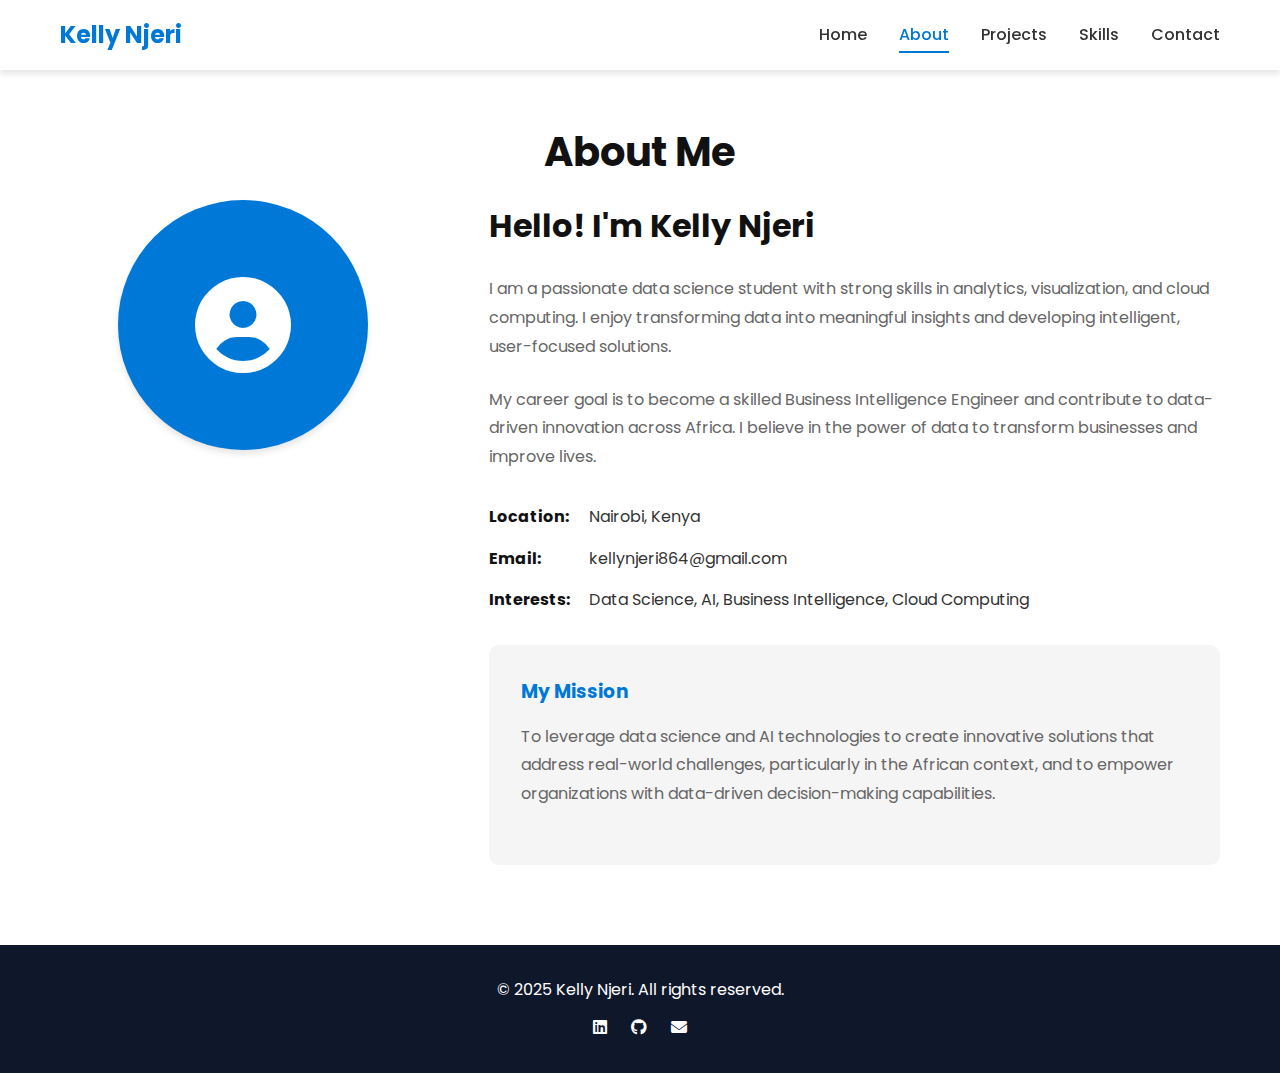
<file: about.html>
<!DOCTYPE html>
<html lang="en">
<head>
    <meta charset="UTF-8">
    <meta name="viewport" content="width=device-width, initial-scale=1.0">
    <title>About Me - Kelly Njeri</title>
    <link rel="stylesheet" href="css/style.css">
    <link href="https://fonts.googleapis.com/css2?family=Poppins:wght@300;400;500;600;700&display=swap" rel="stylesheet">
    <link rel="stylesheet" href="https://cdnjs.cloudflare.com/ajax/libs/font-awesome/6.4.0/css/all.min.css">
</head>
<body>
    <!-- Navigation -->
    <nav class="navbar">
        <div class="nav-container">
            <div class="nav-logo">
                <a href="index.html">Kelly Njeri</a>
            </div>
            <div class="nav-menu" id="nav-menu">
                <a href="index.html" class="nav-link">Home</a>
                <a href="about.html" class="nav-link active">About</a>
                <a href="projects.html" class="nav-link">Projects</a>
                <a href="skills.html" class="nav-link">Skills</a>
                <a href="contact.html" class="nav-link">Contact</a>
            </div>
            <div class="nav-toggle" id="nav-toggle">
                <span class="bar"></span>
                <span class="bar"></span>
                <span class="bar"></span>
            </div>
        </div>
    </nav>

    <!-- About Section -->
    <section class="about-section">
        <div class="container">
            <h1 class="section-title">About Me</h1>
            <div class="about-content">
                <div class="about-image">
                    <div class="profile-image-large">
                        <i class="fas fa-user-circle"></i>
                    </div>
                </div>
                <div class="about-text">
                    <h2>Hello! I'm Kelly Njeri</h2>
                    <p>
                        I am a passionate data science student with strong skills in analytics, visualization, and cloud computing. 
                        I enjoy transforming data into meaningful insights and developing intelligent, user-focused solutions.
                    </p>
                    <p>
                        My career goal is to become a skilled Business Intelligence Engineer and contribute to data-driven 
                        innovation across Africa. I believe in the power of data to transform businesses and improve lives.
                    </p>
                    
                    <div class="personal-info">
                        <div class="info-item">
                            <strong>Location:</strong>
                            <span>Nairobi, Kenya</span>
                        </div>
                        <div class="info-item">
                            <strong>Email:</strong>
                            <span>kellynjeri864@gmail.com</span>
                        </div>
                        <div class="info-item">
                            <strong>Interests:</strong>
                            <span>Data Science, AI, Business Intelligence, Cloud Computing</span>
                        </div>
                    </div>
                    
                    <div class="mission">
                        <h3>My Mission</h3>
                        <p>
                            To leverage data science and AI technologies to create innovative solutions that address 
                            real-world challenges, particularly in the African context, and to empower organizations 
                            with data-driven decision-making capabilities.
                        </p>
                    </div>
                </div>
            </div>
        </div>
    </section>

    <!-- Footer -->
    <footer class="footer">
        <div class="container">
            <div class="footer-content">
                <p>&copy; 2025 Kelly Njeri. All rights reserved.</p>
                <div class="social-links">
                    <a href="https://linkedin.com/in/kelly-njeri-dsa/" target="_blank"><i class="fab fa-linkedin"></i></a>
                    <a href="https://github.com/KellyNjeri" target="_blank"><i class="fab fa-github"></i></a>
                    <a href="mailto:kellynjeri864@gmail.com"><i class="fas fa-envelope"></i></a>
                </div>
            </div>
        </div>
    </footer>

    <script src="js/script.js"></script>
</body>
</html>
</file>
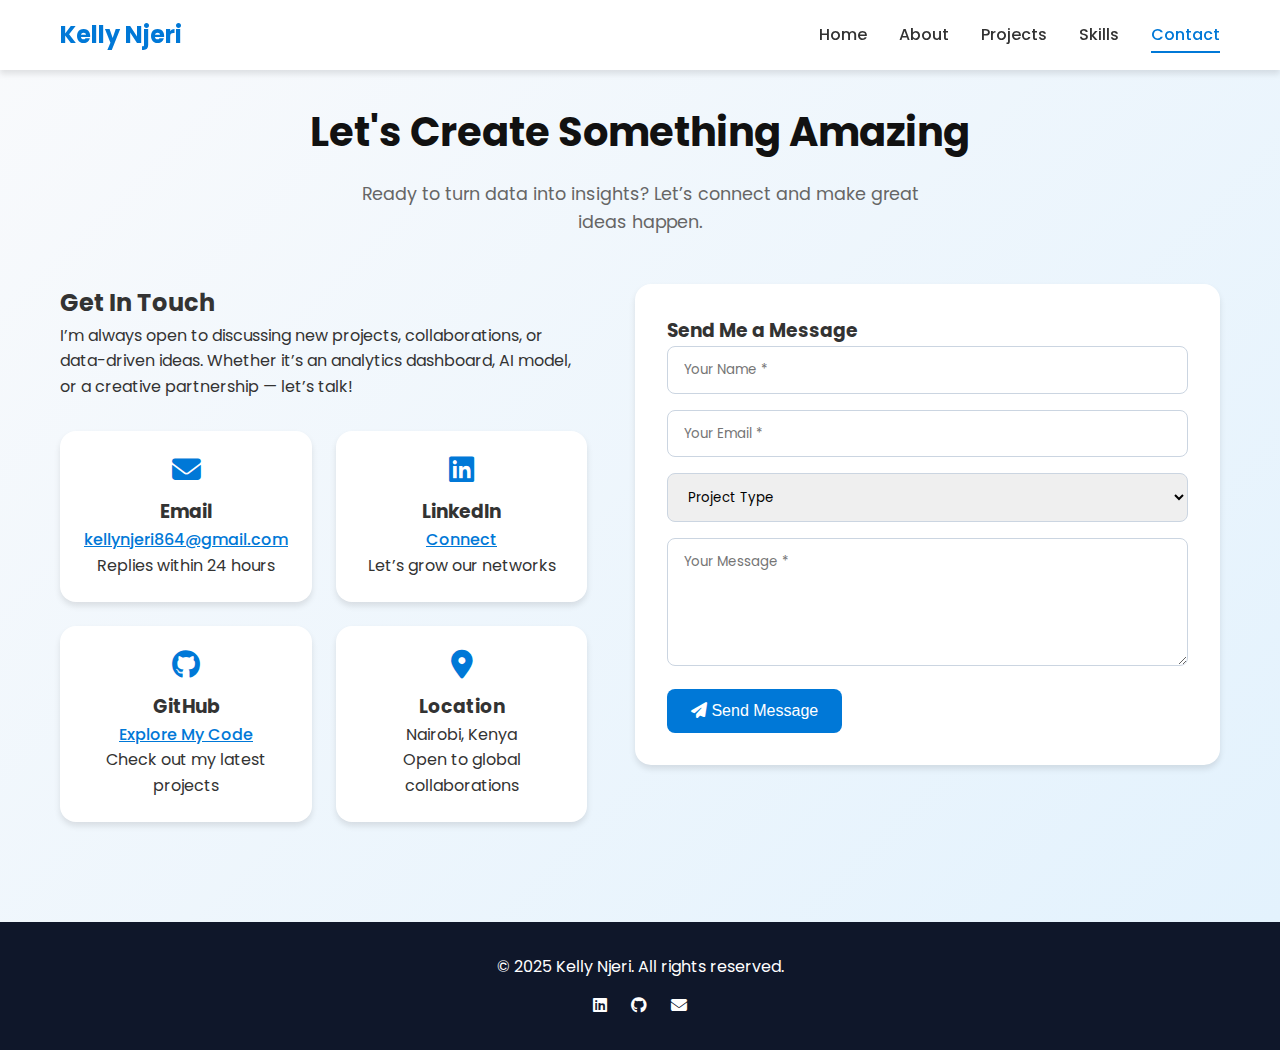
<file: contact.html>
<!DOCTYPE html>
<html lang="en">
<head>
  <meta charset="UTF-8" />
  <meta name="viewport" content="width=device-width, initial-scale=1.0" />
  <title>Contact - Kelly Njeri</title>
  <link rel="stylesheet" href="css/style.css" />
  <link href="https://fonts.googleapis.com/css2?family=Poppins:wght@300;400;500;600;700&display=swap" rel="stylesheet" />
  <link rel="stylesheet" href="https://cdnjs.cloudflare.com/ajax/libs/font-awesome/6.4.0/css/all.min.css" />
</head>
<body>
  <!-- Navigation -->
  <nav class="navbar">
    <div class="nav-container">
      <div class="nav-logo"><a href="index.html">Kelly Njeri</a></div>
      <div class="nav-menu" id="nav-menu">
        <a href="index.html" class="nav-link">Home</a>
        <a href="about.html" class="nav-link">About</a>
        <a href="projects.html" class="nav-link">Projects</a>
        <a href="skills.html" class="nav-link">Skills</a>
        <a href="contact.html" class="nav-link active">Contact</a>
      </div>
      <div class="nav-toggle" id="nav-toggle">
        <span class="bar"></span><span class="bar"></span><span class="bar"></span>
      </div>
    </div>
  </nav>

  <!-- Contact Section -->
  <section class="contact-section">
    <div class="container">
      <h1 class="section-title">Let's Create Something Amazing</h1>
      <p class="section-subtitle">
        Ready to turn data into insights? Let’s connect and make great ideas happen.
      </p>

      <div class="contact-content">
        <!-- Left: Info -->
        <div class="contact-info">
          <h2>Get In Touch</h2>
          <p>
            I’m always open to discussing new projects, collaborations, or data-driven ideas.
            Whether it’s an analytics dashboard, AI model, or a creative partnership — let’s talk!
          </p>

          <div class="contact-methods">
            <div class="contact-card">
              <i class="fas fa-envelope"></i>
              <h3>Email</h3>
              <a href="mailto:kellynjeri864@gmail.com">kellynjeri864@gmail.com</a>
              <p>Replies within 24 hours</p>
            </div>

            <div class="contact-card">
              <i class="fab fa-linkedin"></i>
              <h3>LinkedIn</h3>
              <a href="https://linkedin.com/in/kelly-njeri-dsa/" target="_blank">Connect</a>
              <p>Let’s grow our networks</p>
            </div>

            <div class="contact-card">
              <i class="fab fa-github"></i>
              <h3>GitHub</h3>
              <a href="https://github.com/KellyNjeri" target="_blank">Explore My Code</a>
              <p>Check out my latest projects</p>
            </div>

            <div class="contact-card">
              <i class="fas fa-map-marker-alt"></i>
              <h3>Location</h3>
              <span>Nairobi, Kenya</span>
              <p>Open to global collaborations</p>
            </div>
          </div>
        </div>

        <!-- Right: Form -->
        <div class="contact-form-container">
          <h3>Send Me a Message</h3>
          <form class="contact-form" id="contact-form">
            <div class="form-group">
              <input type="text" id="name" name="name" placeholder="Your Name *" required />
            </div>
            <div class="form-group">
              <input type="email" id="email" name="email" placeholder="Your Email *" required />
            </div>
            <div class="form-group">
              <select id="subject" name="subject">
                <option value="">Project Type</option>
                <option value="data-analysis">Data Analysis</option>
                <option value="visualization">Data Visualization</option>
                <option value="machine-learning">Machine Learning</option>
                <option value="consultation">Consultation</option>
                <option value="collaboration">Collaboration</option>
              </select>
            </div>
            <div class="form-group">
              <textarea id="message" name="message" rows="5" placeholder="Your Message *" required></textarea>
            </div>
            <button type="submit" class="btn btn-primary">
              <i class="fas fa-paper-plane"></i> Send Message
            </button>
          </form>
        </div>
      </div>
    </div>
  </section>

  <!-- Footer -->
  <footer class="footer">
    <div class="container">
      <div class="footer-content">
        <p>&copy; 2025 Kelly Njeri. All rights reserved.</p>
        <div class="social-links">
          <a href="https://linkedin.com/in/kelly-njeri-dsa/" target="_blank"><i class="fab fa-linkedin"></i></a>
          <a href="https://github.com/KellyNjeri" target="_blank"><i class="fab fa-github"></i></a>
          <a href="mailto:kellynjeri864@gmail.com"><i class="fas fa-envelope"></i></a>
        </div>
      </div>
    </div>
  </footer>

  <script src="js/script.js"></script>
</body>
</html>
</file>
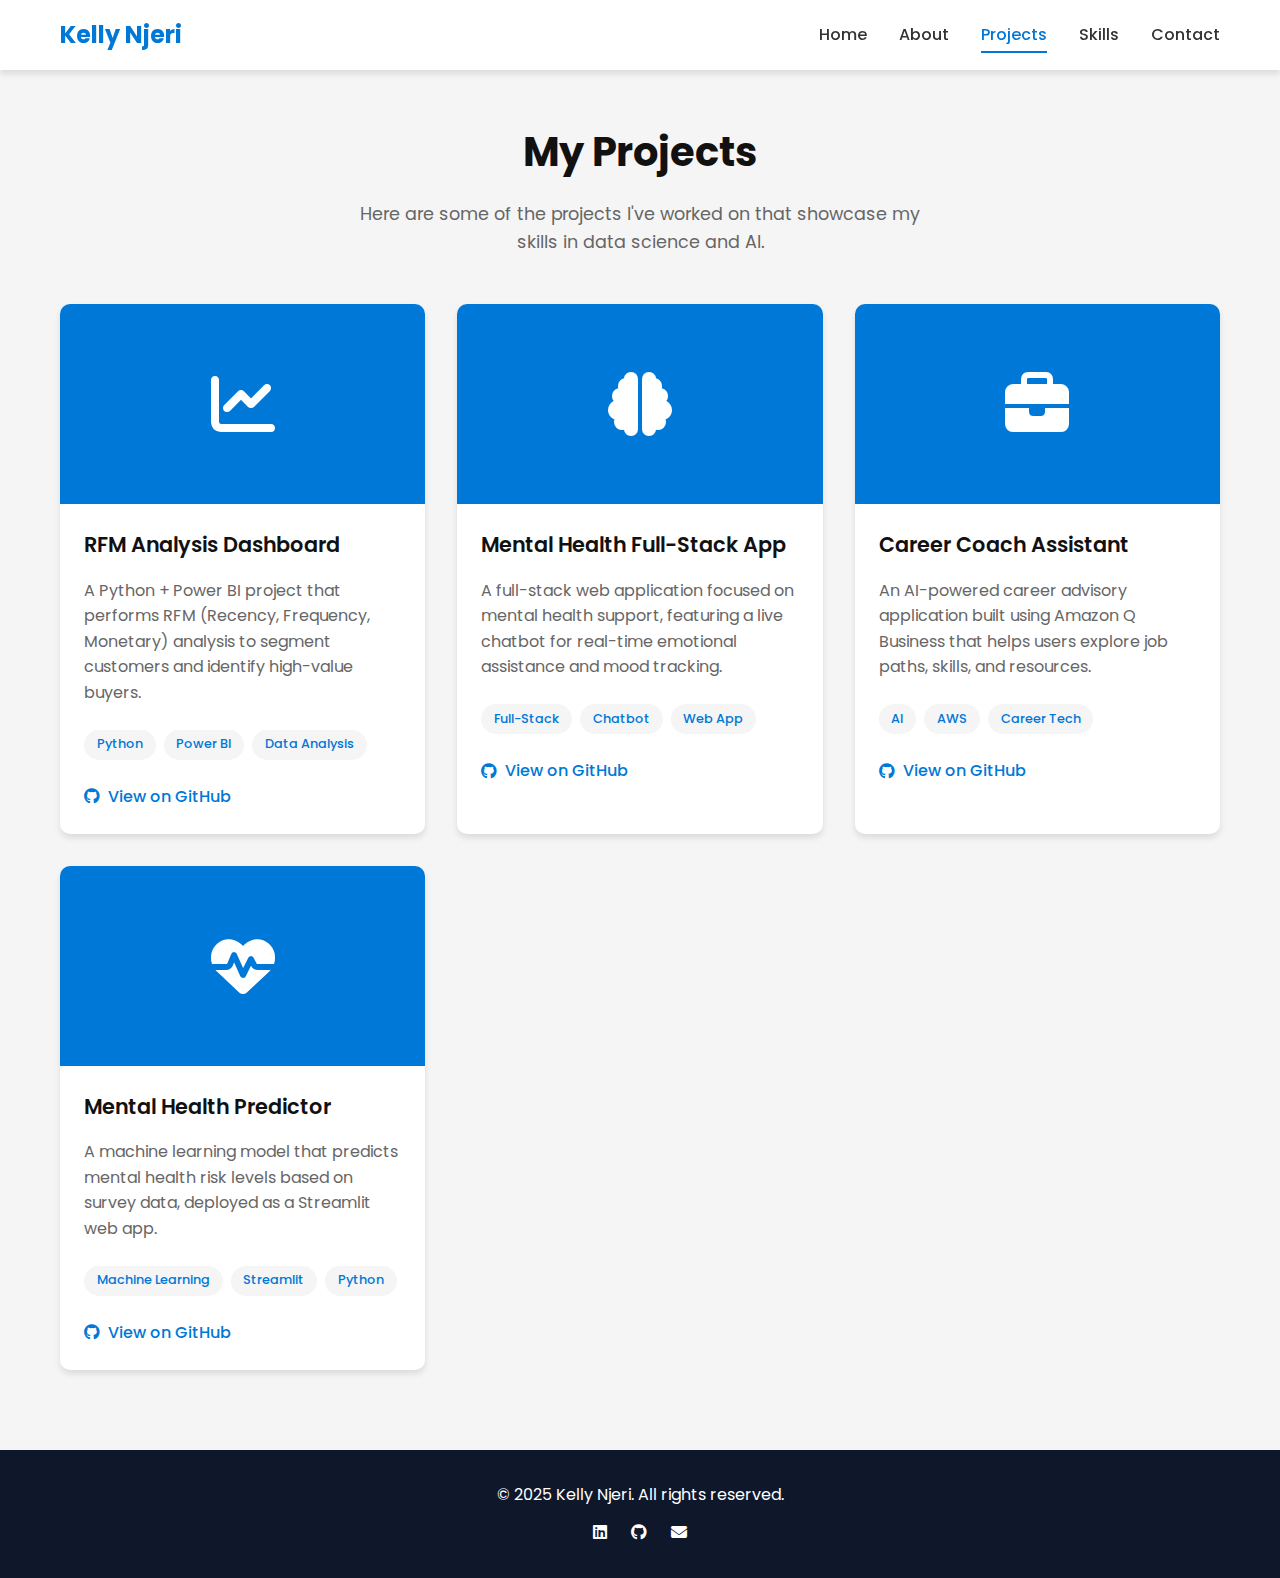
<file: projects.html>
<!DOCTYPE html>
<html lang="en">
<head>
    <meta charset="UTF-8">
    <meta name="viewport" content="width=device-width, initial-scale=1.0">
    <title>Projects - Kelly Njeri</title>
    <link rel="stylesheet" href="css/style.css">
    <link href="https://fonts.googleapis.com/css2?family=Poppins:wght@300;400;500;600;700&display=swap" rel="stylesheet">
    <link rel="stylesheet" href="https://cdnjs.cloudflare.com/ajax/libs/font-awesome/6.4.0/css/all.min.css">
</head>
<body>
    <!-- Navigation -->
    <nav class="navbar">
        <div class="nav-container">
            <div class="nav-logo">
                <a href="index.html">Kelly Njeri</a>
            </div>
            <div class="nav-menu" id="nav-menu">
                <a href="index.html" class="nav-link">Home</a>
                <a href="about.html" class="nav-link">About</a>
                <a href="projects.html" class="nav-link active">Projects</a>
                <a href="skills.html" class="nav-link">Skills</a>
                <a href="contact.html" class="nav-link">Contact</a>
            </div>
            <div class="nav-toggle" id="nav-toggle">
                <span class="bar"></span>
                <span class="bar"></span>
                <span class="bar"></span>
            </div>
        </div>
    </nav>

    <!-- Projects Section -->
    <section class="projects-section">
        <div class="container">
            <h1 class="section-title">My Projects</h1>
            <p class="section-subtitle">Here are some of the projects I've worked on that showcase my skills in data science and AI.</p>
            
            <div class="projects-grid">
                <!-- Project 1 -->
                <div class="project-card">
                    <div class="project-image">
                        <i class="fas fa-chart-line"></i>
                    </div>
                    <div class="project-content">
                        <h3 class="project-title">RFM Analysis Dashboard</h3>
                        <p class="project-description">
                            A Python + Power BI project that performs RFM (Recency, Frequency, Monetary) analysis 
                            to segment customers and identify high-value buyers.
                        </p>
                        <div class="project-tech">
                            <span class="tech-tag">Python</span>
                            <span class="tech-tag">Power BI</span>
                            <span class="tech-tag">Data Analysis</span>
                        </div>
                        <a href="https://github.com/KellyNjeri" class="project-link" target="_blank">
                            <i class="fab fa-github"></i> View on GitHub
                        </a>
                    </div>
                </div>

                <!-- Project 2 -->
                <div class="project-card">
                    <div class="project-image">
                        <i class="fas fa-brain"></i>
                    </div>
                    <div class="project-content">
                        <h3 class="project-title">Mental Health Full-Stack App</h3>
                        <p class="project-description">
                            A full-stack web application focused on mental health support, featuring a live chatbot 
                            for real-time emotional assistance and mood tracking.
                        </p>
                        <div class="project-tech">
                            <span class="tech-tag">Full-Stack</span>
                            <span class="tech-tag">Chatbot</span>
                            <span class="tech-tag">Web App</span>
                        </div>
                        <a href="https://github.com/KellyNjeri" class="project-link" target="_blank">
                            <i class="fab fa-github"></i> View on GitHub
                        </a>
                    </div>
                </div>

                <!-- Project 3 -->
                <div class="project-card">
                    <div class="project-image">
                        <i class="fas fa-briefcase"></i>
                    </div>
                    <div class="project-content">
                        <h3 class="project-title">Career Coach Assistant</h3>
                        <p class="project-description">
                            An AI-powered career advisory application built using Amazon Q Business that helps 
                            users explore job paths, skills, and resources.
                        </p>
                        <div class="project-tech">
                            <span class="tech-tag">AI</span>
                            <span class="tech-tag">AWS</span>
                            <span class="tech-tag">Career Tech</span>
                        </div>
                        <a href="https://github.com/KellyNjeri" class="project-link" target="_blank">
                            <i class="fab fa-github"></i> View on GitHub
                        </a>
                    </div>
                </div>

                <!-- Project 4 -->
                <div class="project-card">
                    <div class="project-image">
                        <i class="fas fa-heartbeat"></i>
                    </div>
                    <div class="project-content">
                        <h3 class="project-title">Mental Health Predictor</h3>
                        <p class="project-description">
                            A machine learning model that predicts mental health risk levels based on survey data, 
                            deployed as a Streamlit web app.
                        </p>
                        <div class="project-tech">
                            <span class="tech-tag">Machine Learning</span>
                            <span class="tech-tag">Streamlit</span>
                            <span class="tech-tag">Python</span>
                        </div>
                        <a href="https://github.com/KellyNjeri" class="project-link" target="_blank">
                            <i class="fab fa-github"></i> View on GitHub
                        </a>
                    </div>
                </div>
            </div>
        </div>
    </section>

    <!-- Footer -->
    <footer class="footer">
        <div class="container">
            <div class="footer-content">
                <p>&copy; 2025 Kelly Njeri. All rights reserved.</p>
                <div class="social-links">
                    <a href="https://linkedin.com/in/kelly-njeri-dsa/" target="_blank"><i class="fab fa-linkedin"></i></a>
                    <a href="https://github.com/KellyNjeri" target="_blank"><i class="fab fa-github"></i></a>
                    <a href="mailto:kellynjeri864@gmail.com"><i class="fas fa-envelope"></i></a>
                </div>
            </div>
        </div>
    </footer>

    <script src="js/script.js"></script>
</body>
</html>
</file>
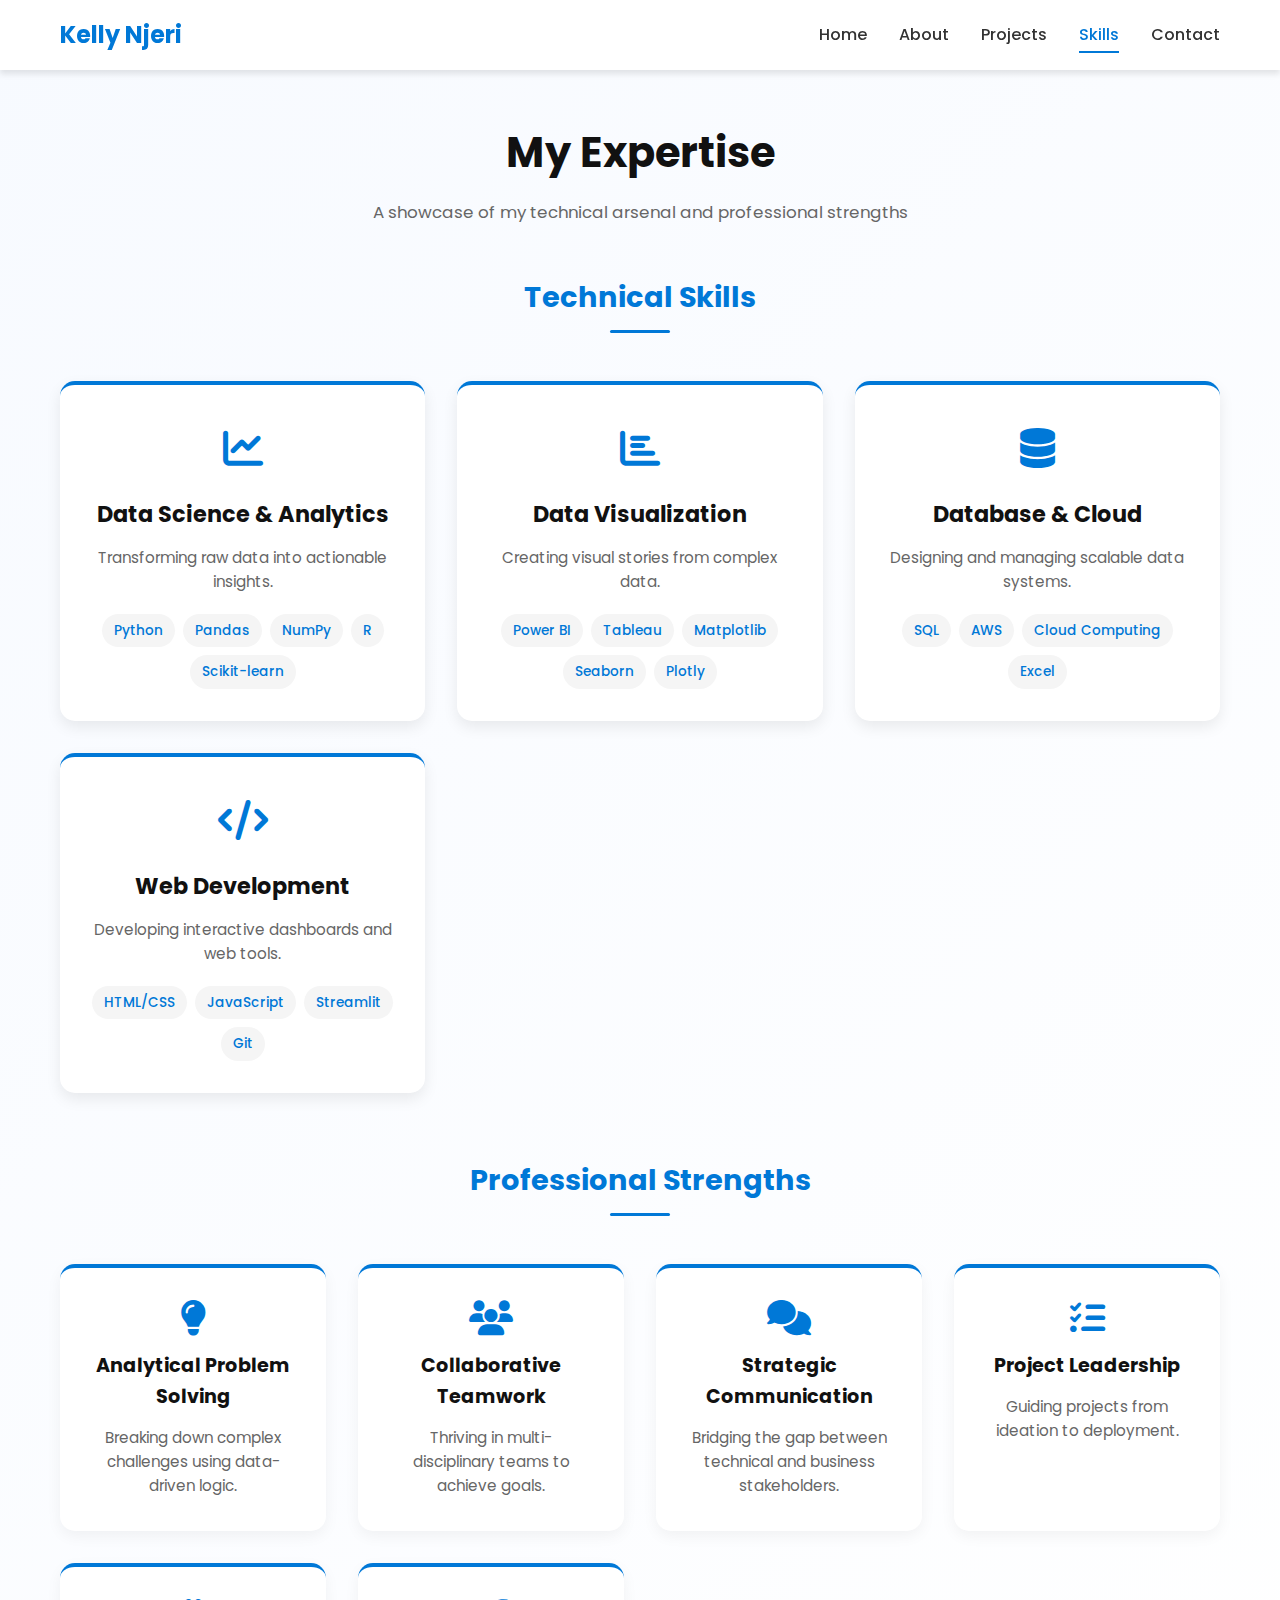
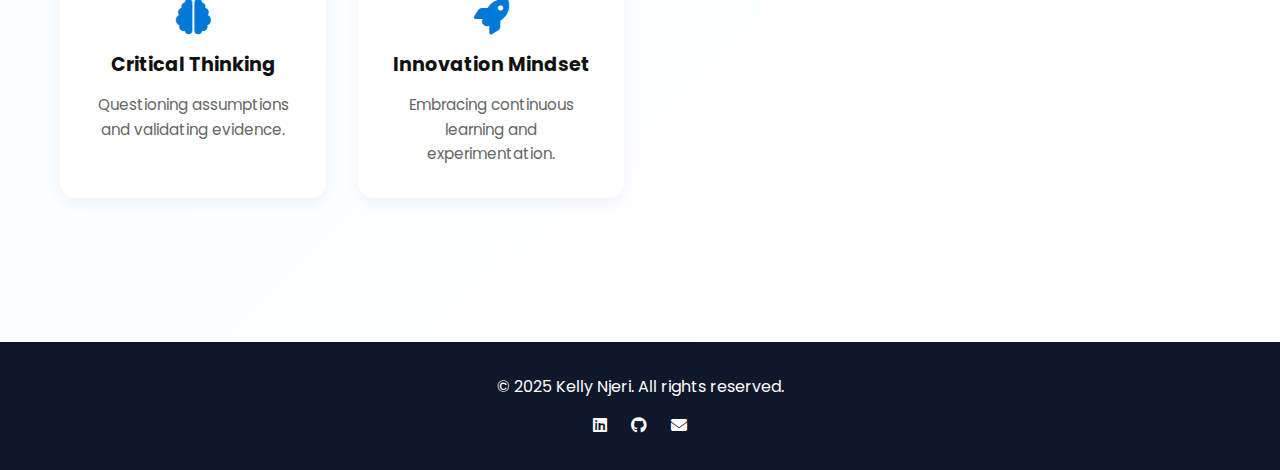
<file: skills.html>
<!DOCTYPE html>
<html lang="en">
<head>
    <meta charset="UTF-8">
    <meta name="viewport" content="width=device-width, initial-scale=1.0">
    <title>Skills - Kelly Njeri</title>
    <link rel="stylesheet" href="css/style.css">
    <link href="https://fonts.googleapis.com/css2?family=Poppins:wght@300;400;500;600;700&display=swap" rel="stylesheet">
    <link rel="stylesheet" href="https://cdnjs.cloudflare.com/ajax/libs/font-awesome/6.4.0/css/all.min.css">
    <style>
        /* Page-Specific Enhancements */
        .skills-section {
            background: linear-gradient(135deg, #f7faff, #ffffff);
            padding: 120px 0 80px;
        }

        .tech-skills-grid {
            display: grid;
            grid-template-columns: repeat(auto-fit, minmax(270px, 1fr));
            gap: 2rem;
            margin-top: 3rem;
        }

        .tech-skill-card {
            background: #ffffff;
            border-radius: 15px;
            box-shadow: 0 6px 15px rgba(0,0,0,0.08);
            padding: 2rem;
            text-align: center;
            transition: all 0.3s ease;
            border-top: 4px solid var(--primary-color);
        }

        .tech-skill-card:hover {
            transform: translateY(-8px);
            box-shadow: 0 10px 25px rgba(0,0,0,0.12);
        }

        .skill-icon {
            font-size: 2.5rem;
            color: var(--primary-color);
            margin-bottom: 1rem;
        }

        .tech-skill-card h3 {
            font-size: 1.4rem;
            margin-bottom: 0.8rem;
            color: var(--accent-color);
        }

        .tech-skill-card p {
            font-size: 0.95rem;
            color: var(--light-text);
            margin-bottom: 1.2rem;
        }

        .skill-badges {
            display: flex;
            flex-wrap: wrap;
            gap: 0.5rem;
            justify-content: center;
        }

        .skill-badge {
            background: var(--secondary-color);
            color: var(--primary-color);
            padding: 6px 12px;
            border-radius: 20px;
            font-size: 0.85rem;
            font-weight: 500;
            transition: background 0.3s ease;
        }

        .skill-badge:hover {
            background: var(--primary-color);
            color: white;
        }

        /* Soft Skills Section */
        .soft-skills-grid {
            display: grid;
            grid-template-columns: repeat(auto-fit, minmax(250px, 1fr));
            gap: 2rem;
            margin-top: 3rem;
        }

        .soft-skill-item {
            background: #ffffff;
            border-radius: 15px;
            padding: 2rem;
            text-align: center;
            box-shadow: 0 5px 15px rgba(0,0,0,0.05);
            transition: all 0.3s ease;
            border-top: 4px solid #0078D7;
        }

        .soft-skill-item:hover {
            transform: translateY(-8px);
            box-shadow: 0 10px 20px rgba(0,0,0,0.12);
        }

        .soft-skill-item i {
            font-size: 2.2rem;
            color: var(--primary-color);
            margin-bottom: 1rem;
        }

        .soft-skill-item h3 {
            font-size: 1.2rem;
            color: var(--accent-color);
            margin-bottom: 0.8rem;
        }

        .soft-skill-item p {
            color: var(--light-text);
            font-size: 0.95rem;
            line-height: 1.6;
        }

        /* Fade-in Animation */
        @keyframes fadeInUp {
            from {
                opacity: 0;
                transform: translateY(40px);
            }
            to {
                opacity: 1;
                transform: translateY(0);
            }
        }

        .tech-skill-card, .soft-skill-item {
            animation: fadeInUp 0.8s ease forwards;
        }

        .section-title {
            font-size: 2.6rem;
            text-align: center;
            color: var(--accent-color);
            font-weight: 700;
            margin-bottom: 0.8rem;
        }

        .section-subtitle {
            text-align: center;
            color: var(--light-text);
            font-size: 1.05rem;
            max-width: 650px;
            margin: 0 auto 3rem auto;
        }

        .category-title {
            text-align: center;
            font-size: 1.8rem;
            color: var(--primary-color);
            margin-bottom: 1.5rem;
            position: relative;
        }

        .category-title::after {
            content: '';
            display: block;
            width: 60px;
            height: 3px;
            background: var(--primary-color);
            margin: 10px auto 0;
            border-radius: 3px;
        }
    </style>
</head>
<body>
    <!-- Navigation -->
    <nav class="navbar">
        <div class="nav-container">
            <div class="nav-logo">
                <a href="index.html">Kelly Njeri</a>
            </div>
            <div class="nav-menu" id="nav-menu">
                <a href="index.html" class="nav-link">Home</a>
                <a href="about.html" class="nav-link">About</a>
                <a href="projects.html" class="nav-link">Projects</a>
                <a href="skills.html" class="nav-link active">Skills</a>
                <a href="contact.html" class="nav-link">Contact</a>
            </div>
            <div class="nav-toggle" id="nav-toggle">
                <span class="bar"></span>
                <span class="bar"></span>
                <span class="bar"></span>
            </div>
        </div>
    </nav>

    <!-- Skills Section -->
    <section class="skills-section">
        <div class="container">
            <h1 class="section-title">My Expertise</h1>
            <p class="section-subtitle">A showcase of my technical arsenal and professional strengths</p>
            
            <!-- Technical Skills -->
            <div class="skills-category">
                <h2 class="category-title">Technical Skills</h2>
                <div class="tech-skills-grid">
                    <div class="tech-skill-card">
                        <div class="skill-icon"><i class="fas fa-chart-line"></i></div>
                        <h3>Data Science & Analytics</h3>
                        <p>Transforming raw data into actionable insights.</p>
                        <div class="skill-badges">
                            <span class="skill-badge">Python</span>
                            <span class="skill-badge">Pandas</span>
                            <span class="skill-badge">NumPy</span>
                            <span class="skill-badge">R</span>
                            <span class="skill-badge">Scikit-learn</span>
                        </div>
                    </div>

                    <div class="tech-skill-card">
                        <div class="skill-icon"><i class="fas fa-chart-bar"></i></div>
                        <h3>Data Visualization</h3>
                        <p>Creating visual stories from complex data.</p>
                        <div class="skill-badges">
                            <span class="skill-badge">Power BI</span>
                            <span class="skill-badge">Tableau</span>
                            <span class="skill-badge">Matplotlib</span>
                            <span class="skill-badge">Seaborn</span>
                            <span class="skill-badge">Plotly</span>
                        </div>
                    </div>

                    <div class="tech-skill-card">
                        <div class="skill-icon"><i class="fas fa-database"></i></div>
                        <h3>Database & Cloud</h3>
                        <p>Designing and managing scalable data systems.</p>
                        <div class="skill-badges">
                            <span class="skill-badge">SQL</span>
                            <span class="skill-badge">AWS</span>
                            <span class="skill-badge">Cloud Computing</span>
                            <span class="skill-badge">Excel</span>
                        </div>
                    </div>

                    <div class="tech-skill-card">
                        <div class="skill-icon"><i class="fas fa-code"></i></div>
                        <h3>Web Development</h3>
                        <p>Developing interactive dashboards and web tools.</p>
                        <div class="skill-badges">
                            <span class="skill-badge">HTML/CSS</span>
                            <span class="skill-badge">JavaScript</span>
                            <span class="skill-badge">Streamlit</span>
                            <span class="skill-badge">Git</span>
                        </div>
                    </div>
                </div>
            </div>

            <!-- Soft Skills -->
            <div class="skills-category">
                <h2 class="category-title">Professional Strengths</h2>
                <div class="soft-skills-grid">
                    <div class="soft-skill-item"><i class="fas fa-lightbulb"></i><h3>Analytical Problem Solving</h3><p>Breaking down complex challenges using data-driven logic.</p></div>
                    <div class="soft-skill-item"><i class="fas fa-users"></i><h3>Collaborative Teamwork</h3><p>Thriving in multi-disciplinary teams to achieve goals.</p></div>
                    <div class="soft-skill-item"><i class="fas fa-comments"></i><h3>Strategic Communication</h3><p>Bridging the gap between technical and business stakeholders.</p></div>
                    <div class="soft-skill-item"><i class="fas fa-tasks"></i><h3>Project Leadership</h3><p>Guiding projects from ideation to deployment.</p></div>
                    <div class="soft-skill-item"><i class="fas fa-brain"></i><h3>Critical Thinking</h3><p>Questioning assumptions and validating evidence.</p></div>
                    <div class="soft-skill-item"><i class="fas fa-rocket"></i><h3>Innovation Mindset</h3><p>Embracing continuous learning and experimentation.</p></div>
                </div>
            </div>
        </div>
    </section>

    <!-- Footer -->
    <footer class="footer">
        <div class="container">
            <div class="footer-content">
                <p>&copy; 2025 Kelly Njeri. All rights reserved.</p>
                <div class="social-links">
                    <a href="https://linkedin.com/in/kelly-njeri-dsa/" target="_blank"><i class="fab fa-linkedin"></i></a>
                    <a href="https://github.com/KellyNjeri" target="_blank"><i class="fab fa-github"></i></a>
                    <a href="mailto:kellynjeri864@gmail.com"><i class="fas fa-envelope"></i></a>
                </div>
            </div>
        </div>
    </footer>

    <script src="js/script.js"></script>
</body>
</html>
</file>
<file: css/style.css>
/* =========================================================
   Base and Reset
========================================================= */
* {
  margin: 0;
  padding: 0;
  box-sizing: border-box;
}

:root {
  --primary-color: #0078D7;
  --secondary-color: #f5f5f5;
  --accent-color: #111111;
  --text-color: #333333;
  --light-text: #666666;
  --white: #ffffff;
  --shadow: 0 4px 6px rgba(0, 0, 0, 0.1);
  --transition: all 0.3s ease;
}

html {
  scroll-behavior: smooth;
}

body {
  font-family: 'Poppins', sans-serif;
  line-height: 1.6;
  color: var(--text-color);
  background-color: var(--white);
}

/* =========================================================
   Global Container
========================================================= */
.container {
  max-width: 1200px;
  margin: 0 auto;
  padding: 0 20px;
}

/* =========================================================
   Navigation
========================================================= */
.navbar {
  background: var(--white);
  box-shadow: var(--shadow);
  position: fixed;
  top: 0;
  width: 100%;
  z-index: 1000;
}

.nav-container {
  max-width: 1200px;
  margin: 0 auto;
  padding: 0 20px;
  display: flex;
  justify-content: space-between;
  align-items: center;
  height: 70px;
}

.nav-logo a {
  font-size: 1.5rem;
  font-weight: 700;
  color: var(--primary-color);
  text-decoration: none;
}

.nav-menu {
  display: flex;
  gap: 2rem;
}

.nav-link {
  text-decoration: none;
  color: var(--text-color);
  font-weight: 500;
  transition: var(--transition);
  position: relative;
}

.nav-link:hover,
.nav-link.active {
  color: var(--primary-color);
}

.nav-link.active::after {
  content: '';
  position: absolute;
  bottom: -5px;
  left: 0;
  width: 100%;
  height: 2px;
  background: var(--primary-color);
}

.nav-toggle {
  display: none;
  flex-direction: column;
  cursor: pointer;
}

.bar {
  width: 25px;
  height: 3px;
  background: var(--text-color);
  margin: 3px 0;
  transition: var(--transition);
}

/* =========================================================
   Hero Section
========================================================= */
.hero {
  padding: 120px 0 80px;
  background: linear-gradient(135deg, var(--secondary-color) 0%, var(--white) 100%);
  min-height: 100vh;
  display: flex;
  align-items: center;
}

.hero-content {
  display: grid;
  grid-template-columns: 1fr 1fr;
  gap: 4rem;
  align-items: center;
}

.hero-title {
  font-size: 3.5rem;
  font-weight: 700;
  color: var(--accent-color);
  margin-bottom: 1rem;
  line-height: 1.2;
}

.hero-subtitle {
  font-size: 1.5rem;
  color: var(--primary-color);
  margin-bottom: 1.5rem;
  font-weight: 500;
}

.hero-description {
  font-size: 1.1rem;
  color: var(--light-text);
  margin-bottom: 2rem;
  line-height: 1.8;
}

.hero-buttons {
  display: flex;
  gap: 1rem;
  flex-wrap: wrap;
}

.btn {
  display: inline-block;
  padding: 12px 30px;
  border-radius: 5px;
  text-decoration: none;
  font-weight: 500;
  transition: var(--transition);
  border: none;
  cursor: pointer;
  font-size: 1rem;
}

.btn-primary {
  background: var(--primary-color);
  color: var(--white);
}

.btn-primary:hover {
  background: #005a9e;
  transform: translateY(-2px);
}

.btn-secondary {
  background: transparent;
  color: var(--primary-color);
  border: 2px solid var(--primary-color);
}

.btn-secondary:hover {
  background: var(--primary-color);
  color: var(--white);
  transform: translateY(-2px);
}

.btn-full {
  width: 100%;
}

.profile-image {
  width: 300px;
  height: 300px;
  border-radius: 50%;
  background: var(--primary-color);
  display: flex;
  align-items: center;
  justify-content: center;
  margin: 0 auto;
  box-shadow: var(--shadow);
}

.profile-image i {
  font-size: 8rem;
  color: var(--white);
}

/* =========================================================
   Section Headers
========================================================= */
.section-title {
  font-size: 2.5rem;
  font-weight: 700;
  text-align: center;
  color: var(--accent-color);
  margin-bottom: 1rem;
}

.section-subtitle {
  font-size: 1.1rem;
  text-align: center;
  color: var(--light-text);
  margin-bottom: 3rem;
  max-width: 600px;
  margin-left: auto;
  margin-right: auto;
}

/* =========================================================
   About Section
========================================================= */
.about-section {
  padding: 120px 0 80px;
}

.about-content {
  display: grid;
  grid-template-columns: 1fr 2fr;
  gap: 4rem;
  align-items: start;
}

.about-image {
  text-align: center;
}

.profile-image-large {
  width: 250px;
  height: 250px;
  border-radius: 50%;
  background: var(--primary-color);
  display: flex;
  align-items: center;
  justify-content: center;
  margin: 0 auto;
  box-shadow: var(--shadow);
}

.profile-image-large i {
  font-size: 6rem;
  color: var(--white);
}

.about-text h2 {
  font-size: 2rem;
  color: var(--accent-color);
  margin-bottom: 1.5rem;
}

.about-text p {
  margin-bottom: 1.5rem;
  color: var(--light-text);
  line-height: 1.8;
}

.personal-info {
  margin: 2rem 0;
}

.info-item {
  display: flex;
  margin-bottom: 1rem;
  align-items: center;
}

.info-item strong {
  min-width: 100px;
  color: var(--accent-color);
}

.mission {
  background: var(--secondary-color);
  padding: 2rem;
  border-radius: 10px;
  margin-top: 2rem;
}

.mission h3 {
  color: var(--primary-color);
  margin-bottom: 1rem;
}

/* =========================================================
   Projects Section
========================================================= */
.projects-section {
  padding: 120px 0 80px;
  background: var(--secondary-color);
}

.projects-grid {
  display: grid;
  grid-template-columns: repeat(auto-fit, minmax(300px, 1fr));
  gap: 2rem;
}

.project-card {
  background: var(--white);
  border-radius: 10px;
  overflow: hidden;
  box-shadow: var(--shadow);
  transition: var(--transition);
}

.project-card:hover {
  transform: translateY(-5px);
  box-shadow: 0 10px 20px rgba(0, 0, 0, 0.15);
}

.project-image {
  height: 200px;
  background: var(--primary-color);
  display: flex;
  align-items: center;
  justify-content: center;
}

.project-image i {
  font-size: 4rem;
  color: var(--white);
}

.project-content {
  padding: 1.5rem;
}

.project-title {
  font-size: 1.3rem;
  font-weight: 600;
  color: var(--accent-color);
  margin-bottom: 1rem;
}

.project-description {
  color: var(--light-text);
  margin-bottom: 1.5rem;
  line-height: 1.6;
}

.project-tech {
  display: flex;
  flex-wrap: wrap;
  gap: 0.5rem;
  margin-bottom: 1.5rem;
}

.tech-tag {
  background: var(--secondary-color);
  color: var(--primary-color);
  padding: 0.3rem 0.8rem;
  border-radius: 20px;
  font-size: 0.8rem;
  font-weight: 500;
}

.project-link {
  display: inline-flex;
  align-items: center;
  gap: 0.5rem;
  color: var(--primary-color);
  text-decoration: none;
  font-weight: 500;
  transition: var(--transition);
}

.project-link:hover {
  color: #005a9e;
}

/* =========================================================
   Skills Section
========================================================= */
.skills-section {
  padding: 120px 0 80px;
}

.skills-category {
  margin-bottom: 4rem;
}

.category-title {
  font-size: 1.8rem;
  color: var(--accent-color);
  margin-bottom: 2rem;
  text-align: center;
}

/* =========================================================
   Contact Section
========================================================= */
.contact-section {
  padding: 100px 20px;
  background: linear-gradient(135deg, #f9fafc, #e3f2fd);
}

.contact-content {
  display: flex;
  flex-wrap: wrap;
  gap: 3rem;
  justify-content: center;
  align-items: flex-start;
}

.contact-info {
  flex: 1 1 40%;
}

.contact-methods {
  display: grid;
  grid-template-columns: 1fr 1fr;
  gap: 1.5rem;
  margin-top: 2rem;
}

.contact-card {
  background: #fff;
  padding: 1.5rem;
  border-radius: 1rem;
  box-shadow: var(--shadow);
  text-align: center;
  transition: var(--transition);
}

.contact-card:hover {
  transform: translateY(-5px);
  box-shadow: 0 6px 20px rgba(0,0,0,0.1);
}

.contact-card i {
  font-size: 1.8rem;
  color: var(--primary-color);
  margin-bottom: 0.8rem;
}

.contact-card a {
  color: var(--primary-color);
  font-weight: 500;
}

.contact-form-container {
  flex: 1 1 45%;
  background: #fff;
  padding: 2rem;
  border-radius: 1rem;
  box-shadow: var(--shadow);
}

.contact-form input,
.contact-form select,
.contact-form textarea {
  width: 100%;
  padding: 0.8rem 1rem;
  border: 1px solid #cbd5e1;
  border-radius: 0.5rem;
  margin-bottom: 1rem;
  font-family: 'Poppins', sans-serif;
}

.contact-form input:focus,
.contact-form select:focus,
.contact-form textarea:focus {
  border-color: var(--primary-color);
  outline: none;
}

.btn-primary {
  display: inline-block;
  background: var(--primary-color);
  color: white;
  padding: 0.8rem 1.5rem;
  border-radius: 0.5rem;
  border: none;
  cursor: pointer;
  font-weight: 500;
  transition: background 0.3s ease;
}

.btn-primary:hover {
  background: #005a9e;
}

/* =========================================================
   Footer
========================================================= */
.footer {
  background: #0f172a;
  color: white;
  padding: 2rem 1rem;
  text-align: center;
}

.footer-content p {
  margin-bottom: 0.8rem;
}

.social-links a {
  color: white;
  margin: 0 10px;
  transition: color 0.3s;
}

.social-links a:hover {
  color: #60a5fa;
}

/* =========================================================
   Responsive Design
========================================================= */
@media (max-width: 768px) {
  .hero-content {
    grid-template-columns: 1fr;
    text-align: center;
  }

  .about-content {
    grid-template-columns: 1fr;
  }

  .contact-content {
    flex-direction: column;
  }

  .contact-methods {
    grid-template-columns: 1fr;
  }
}
</file>
